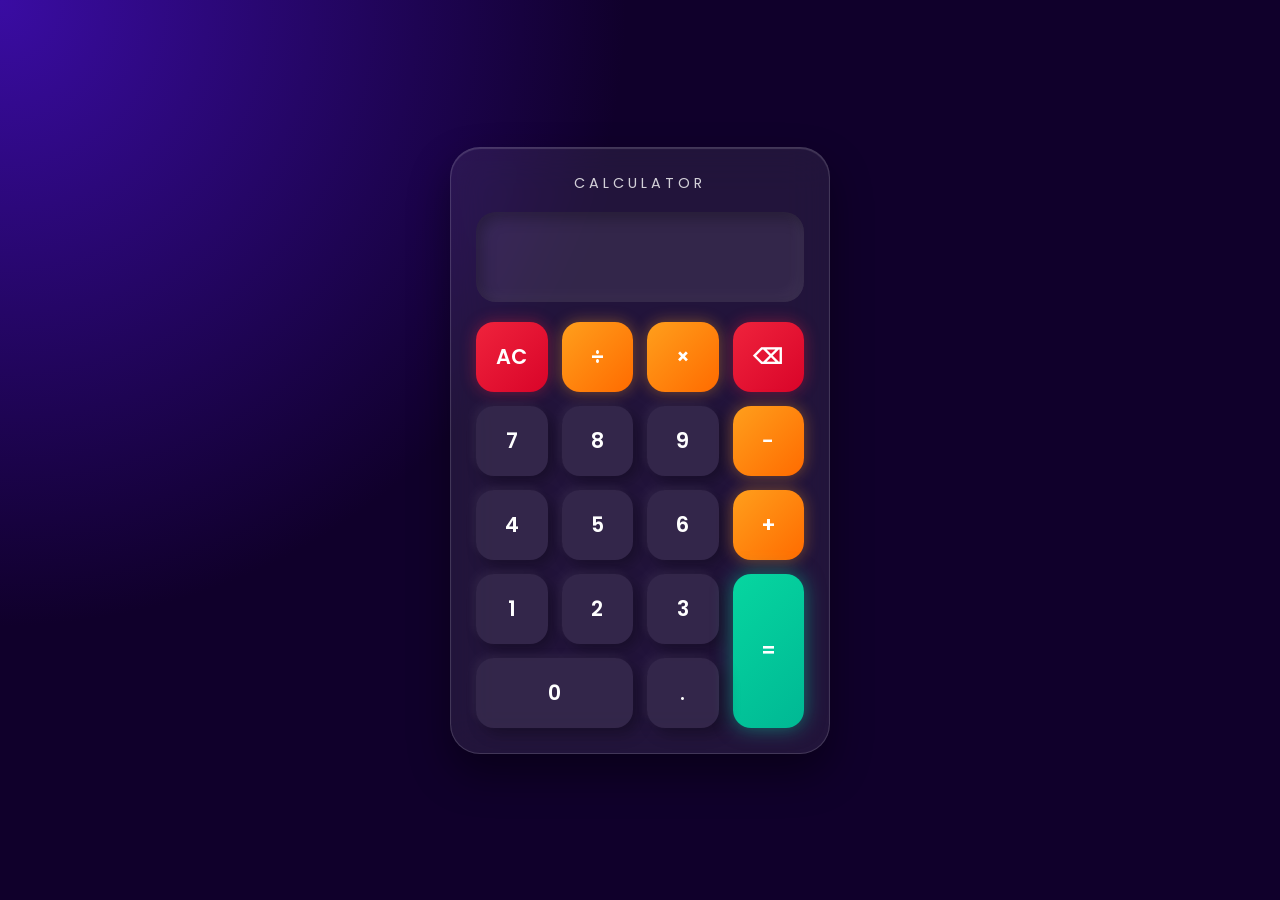
<file: Frontend-CodeAlpha/Calculator/index.html>
<!DOCTYPE html>
<html lang="en">
<head>
    <meta charset="UTF-8">
    <meta name="viewport" content="width=device-width, initial-scale=1.0">
    <title>Modern Calculator</title>
    <link rel="stylesheet" href="style.css">
</head>
<body>

    <div class="calculator">
    <div class="brand">CALCULATOR</div>
        <input type="text" id="display" disabled>

        <div class="buttons">
            <button class="action" onclick="clearDisplay()">AC</button>
            <button class="operator" onclick="append('/')">÷</button>
            <button class="operator" onclick="append('*')">×</button>
            <button class="action" onclick="deleteLast()">⌫</button>

            <button onclick="append('7')">7</button>
            <button onclick="append('8')">8</button>
            <button onclick="append('9')">9</button>
            <button class="operator" onclick="append('-')">−</button>

            <button onclick="append('4')">4</button>
            <button onclick="append('5')">5</button>
            <button onclick="append('6')">6</button>
            <button class="operator" onclick="append('+')">+</button>

            <button onclick="append('1')">1</button>
            <button onclick="append('2')">2</button>
            <button onclick="append('3')">3</button>
            <button class="equals" onclick="calculate()">=</button>

            <button class="zero" onclick="append('0')">0</button>
            <button onclick="append('.')">.</button>
        </div>
    </div>

    <script src="script.js"></script>

</body>
</html>
</file>
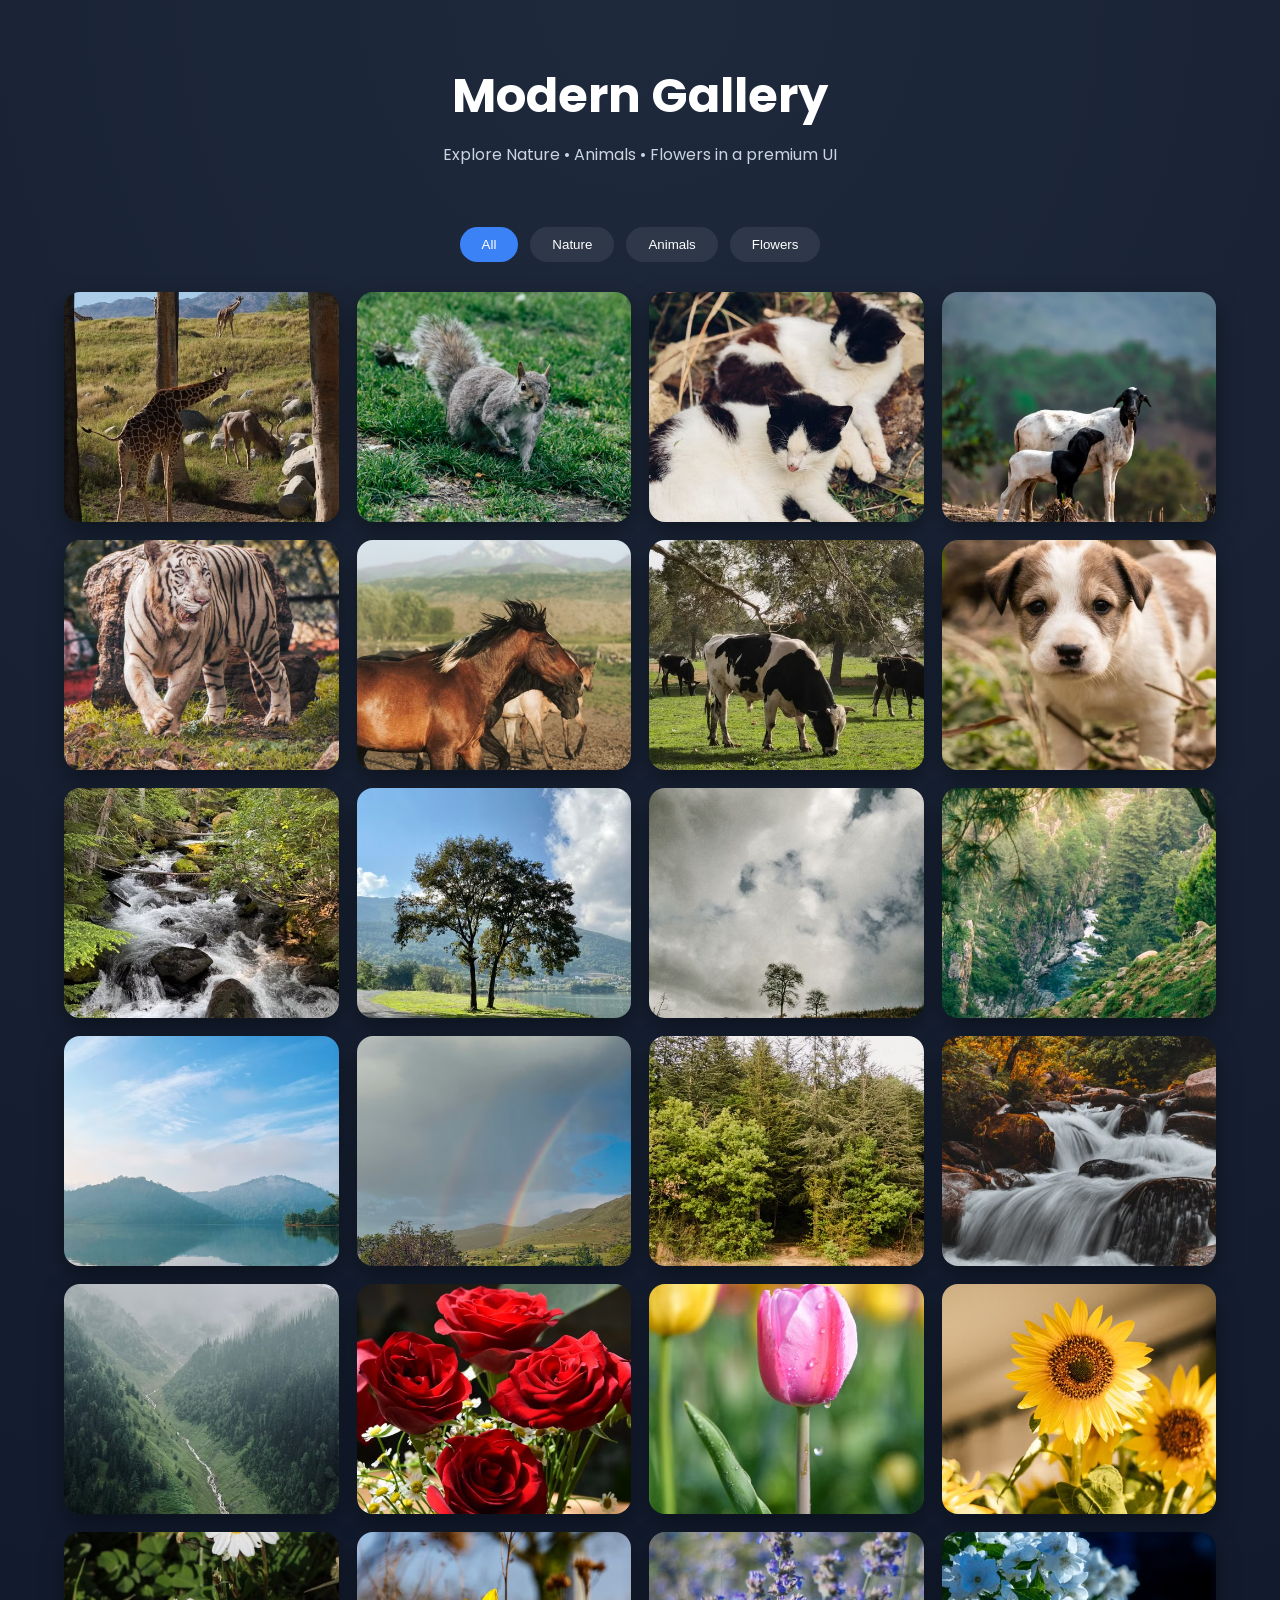
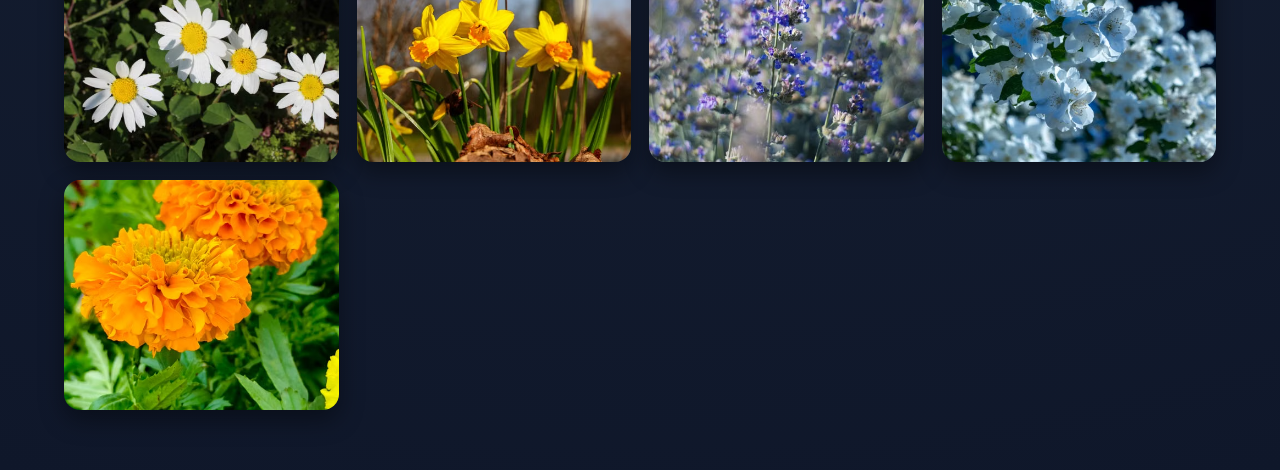
<file: Frontend-CodeAlpha/Imagegallery/index.html>
<!DOCTYPE html>
<html lang="en">
<head>
<meta charset="UTF-8">
<meta name="viewport" content="width=device-width, initial-scale=1.0">

<title>Modern Image Gallery</title>

<link href="https://fonts.googleapis.com/css2?family=Poppins:wght@300;400;500;600;700&display=swap" rel="stylesheet">

<link rel="stylesheet" href="style.css">
</head>

<body>

<header class="hero">
    <h1>Modern Gallery</h1>
    <p>Explore Nature • Animals • Flowers in a premium UI</p>
</header>

<div class="container">

    <!-- FILTERS -->
    <div class="filters">

        <button class="filter-btn active" data-filter="all">All</button>
        <button class="filter-btn" data-filter="nature">Nature</button>
        <button class="filter-btn" data-filter="animals">Animals</button>
        <button class="filter-btn" data-filter="flowers">Flowers</button>

    </div>

    <!-- GALLERY (6 EACH CATEGORY) -->
    <div class="gallery">

        <!-- ANIMALS (6) -->
        <img src="images/animal1.jpg" class="animals">
        <img src="images/animal2.jpg" class="animals">
        <img src="images/animal3.jpg" class="animals">
        <img src="images/animal4.jpg" class="animals">
        <img src="images/animal5.jpg" class="animals">
        <img src="images/animal6.jpg" class="animals">
        <img src="images/animal7.jpg" class="animals">
        <img src="images/animal8.jpg" class="animals">

        <!-- NATURE (6) -->
        <img src="images/nature1.jpg" class="nature">
        <img src="images/nature2.jpg" class="nature">
        <img src="images/nature3.jpg" class="nature">
        <img src="images/nature4.jpg" class="nature">
        <img src="images/nature5.jpg" class="nature">
        <img src="images/nature6.jpg" class="nature">
        <img src="images/nature7.jpg" class="nature">
        <img src="images/nature8.jpg" class="nature">
        <img src="images/nature9.jpg" class="nature">

        <!-- FLOWER (6) -->
        <img src="images/flower1.jpg" class="flowers">
        <img src="images/flower2.jpg" class="flowers">
        <img src="images/flower3.jpg" class="flowers">
        <img src="images/flower4.jpg" class="flowers">
        <img src="images/flower5.jpg" class="flowers">
        <img src="images/flower6.jpg" class="flowers">
        <img src="images/flower7.jpg" class="flowers">
        <img src="images/flower8.jpg" class="flowers">

    </div>

</div>

<!-- LIGHTBOX -->
<div class="lightbox">
    <span class="close">&times;</span>
    <button class="prev">&#10094;</button>
    <img class="lightbox-img">
    <button class="next">&#10095;</button>
</div>

<script src="script.js"></script>

</body>
</html>
</file>
<file: Frontend-CodeAlpha/Calculator/style.css>
@import url('https://fonts.googleapis.com/css2?family=Poppins:wght@300;400;500;600&display=swap');

*{
    margin:0;
    padding:0;
    box-sizing:border-box;
    font-family:'Poppins',sans-serif;
}

body{
    min-height:100vh;
    display:flex;
    justify-content:center;
    align-items:center;
    background:
    radial-gradient(circle at top left,#3a0ca3,#10002b 40%),
    radial-gradient(circle at bottom right,#00b4d8,#03045e 50%);
}

.calculator{
    width:380px;
    padding:25px;
    border-radius:30px;
    background:rgba(255,255,255,0.08);
    backdrop-filter:blur(20px);
    border:1px solid rgba(255,255,255,0.15);
    box-shadow:
    0 20px 40px rgba(0,0,0,0.4),
    inset 0 1px 1px rgba(255,255,255,0.15);
}

.calculator h2{
    color:white;
    text-align:center;
    margin-bottom:20px;
    font-weight:500;
    letter-spacing:2px;
    text-transform:uppercase;
}

#display{
    width:100%;
    height:90px;
    border:none;
    outline:none;
    border-radius:20px;
    margin-bottom:20px;
    padding:20px;
    font-size:2.5rem;
    text-align:right;
    color:white;
    background:rgba(255,255,255,0.08);
    box-shadow:
    inset 5px 5px 15px rgba(0,0,0,0.3),
    inset -5px -5px 15px rgba(255,255,255,0.05);
}

.buttons{
    display:grid;
    grid-template-columns:repeat(4,1fr);
    gap:14px;
}

button{
    height:70px;
    border:none;
    border-radius:18px;
    font-size:1.3rem;
    font-weight:600;
    cursor:pointer;
    color:white;
    background:rgba(255,255,255,0.08);

    box-shadow:
    6px 6px 15px rgba(0,0,0,0.3),
    -4px -4px 10px rgba(255,255,255,0.05);

    transition:all .25s ease;
}

button:hover{
    transform:translateY(-5px);
}

button:active{
    transform:scale(.92);
}

.operator{
    background:linear-gradient(
        135deg,
        #ff9f1c,
        #ff6b00
    );
    box-shadow:
    0 0 15px rgba(255,159,28,.4);
}

.operator:hover{
    box-shadow:
    0 0 25px rgba(255,159,28,.7);
}

.action{
    background:linear-gradient(
        135deg,
        #ef233c,
        #d90429
    );
    box-shadow:
    0 0 15px rgba(239,35,60,.4);
}

.action:hover{
    box-shadow:
    0 0 25px rgba(239,35,60,.7);
}

.equals{
    background:linear-gradient(
        135deg,
        #06d6a0,
        #00b894
    );

    grid-row:span 2;
    height:154px;

    box-shadow:
    0 0 20px rgba(6,214,160,.5);
}

.equals:hover{
    box-shadow:
    0 0 30px rgba(6,214,160,.8);
}

.zero{
    grid-column:span 2;
}

button:not(.operator):not(.action):not(.equals):hover{
    background:rgba(255,255,255,0.15);
}

.calculator::before{
    content:"";
    position:absolute;
}

@media(max-width:450px){
    .calculator{
        width:95%;
    }

    button{
        height:65px;
    }

    .equals{
        height:144px;
    }
}
.brand{
    color:#fff;
    text-align:center;
    margin-bottom:18px;
    letter-spacing:4px;
    font-size:.9rem;
    opacity:.8;
}
.bg-blur{
    position:absolute;
    border-radius:50%;
    filter:blur(100px);
    z-index:-1;
}

.blur1{
    width:250px;
    height:250px;
    background:#00b4d8;
    top:10%;
    left:10%;
}

.blur2{
    width:300px;
    height:300px;
    background:#ff006e;
    bottom:10%;
    right:10%;
}
</file>
<file: Frontend-CodeAlpha/Imagegallery/style.css>
*{
    margin:0;
    padding:0;
    box-sizing:border-box;
}

body{
    font-family:'Poppins',sans-serif;
    background:radial-gradient(circle at top,#1e293b,#0f172a);
    color:white;
}

/* HERO */

.hero{
    text-align:center;
    padding:60px 20px 30px;
}

.hero h1{
    font-size:3rem;
}

.hero p{
    color:#cbd5e1;
    margin-top:10px;
}

/* CONTAINER */

.container{
    width:90%;
    max-width:1300px;
    margin:auto;
    padding-bottom:60px;
}

/* FILTERS */

.filters{
    display:flex;
    justify-content:center;
    gap:12px;
    flex-wrap:wrap;
    margin:30px 0;
}

.filter-btn{
    padding:10px 22px;
    border:none;
    border-radius:25px;
    cursor:pointer;
    background:rgba(255,255,255,0.08);
    color:white;
    transition:0.3s;
}

.filter-btn:hover{
    background:#3b82f6;
    transform:translateY(-2px);
}

.filter-btn.active{
    background:#3b82f6;
}

/* GALLERY */

.gallery{
    display:grid;
    grid-template-columns:repeat(auto-fit,minmax(250px,1fr));
    gap:18px;
}

.gallery img{
    width:100%;
    height:230px;
    object-fit:cover;
    border-radius:16px;
    cursor:pointer;
    transition:0.35s;
    box-shadow:0 10px 25px rgba(0,0,0,0.4);
}

.gallery img:hover{
    transform:scale(1.05);
    box-shadow:0 20px 40px rgba(0,0,0,0.6);
}

/* LIGHTBOX */

.lightbox{
    display:none;
    position:fixed;
    inset:0;
    background:rgba(0,0,0,0.95);
    justify-content:center;
    align-items:center;
    z-index:999;
}

.lightbox-img{
    max-width:85%;
    max-height:85%;
    border-radius:16px;
    animation:pop 0.25s ease;
}

@keyframes pop{
    from{transform:scale(0.8);opacity:0;}
    to{transform:scale(1);opacity:1;}
}

.close{
    position:absolute;
    top:20px;
    right:30px;
    font-size:50px;
    cursor:pointer;
}

.prev,.next{
    position:absolute;
    top:50%;
    transform:translateY(-50%);
    width:55px;
    height:55px;
    border:none;
    border-radius:50%;
    background:rgba(255,255,255,0.15);
    color:white;
    font-size:25px;
    cursor:pointer;
}

.prev:hover,.next:hover{
    background:#3b82f6;
}

.prev{left:25px;}
.next{right:25px;}
</file>
